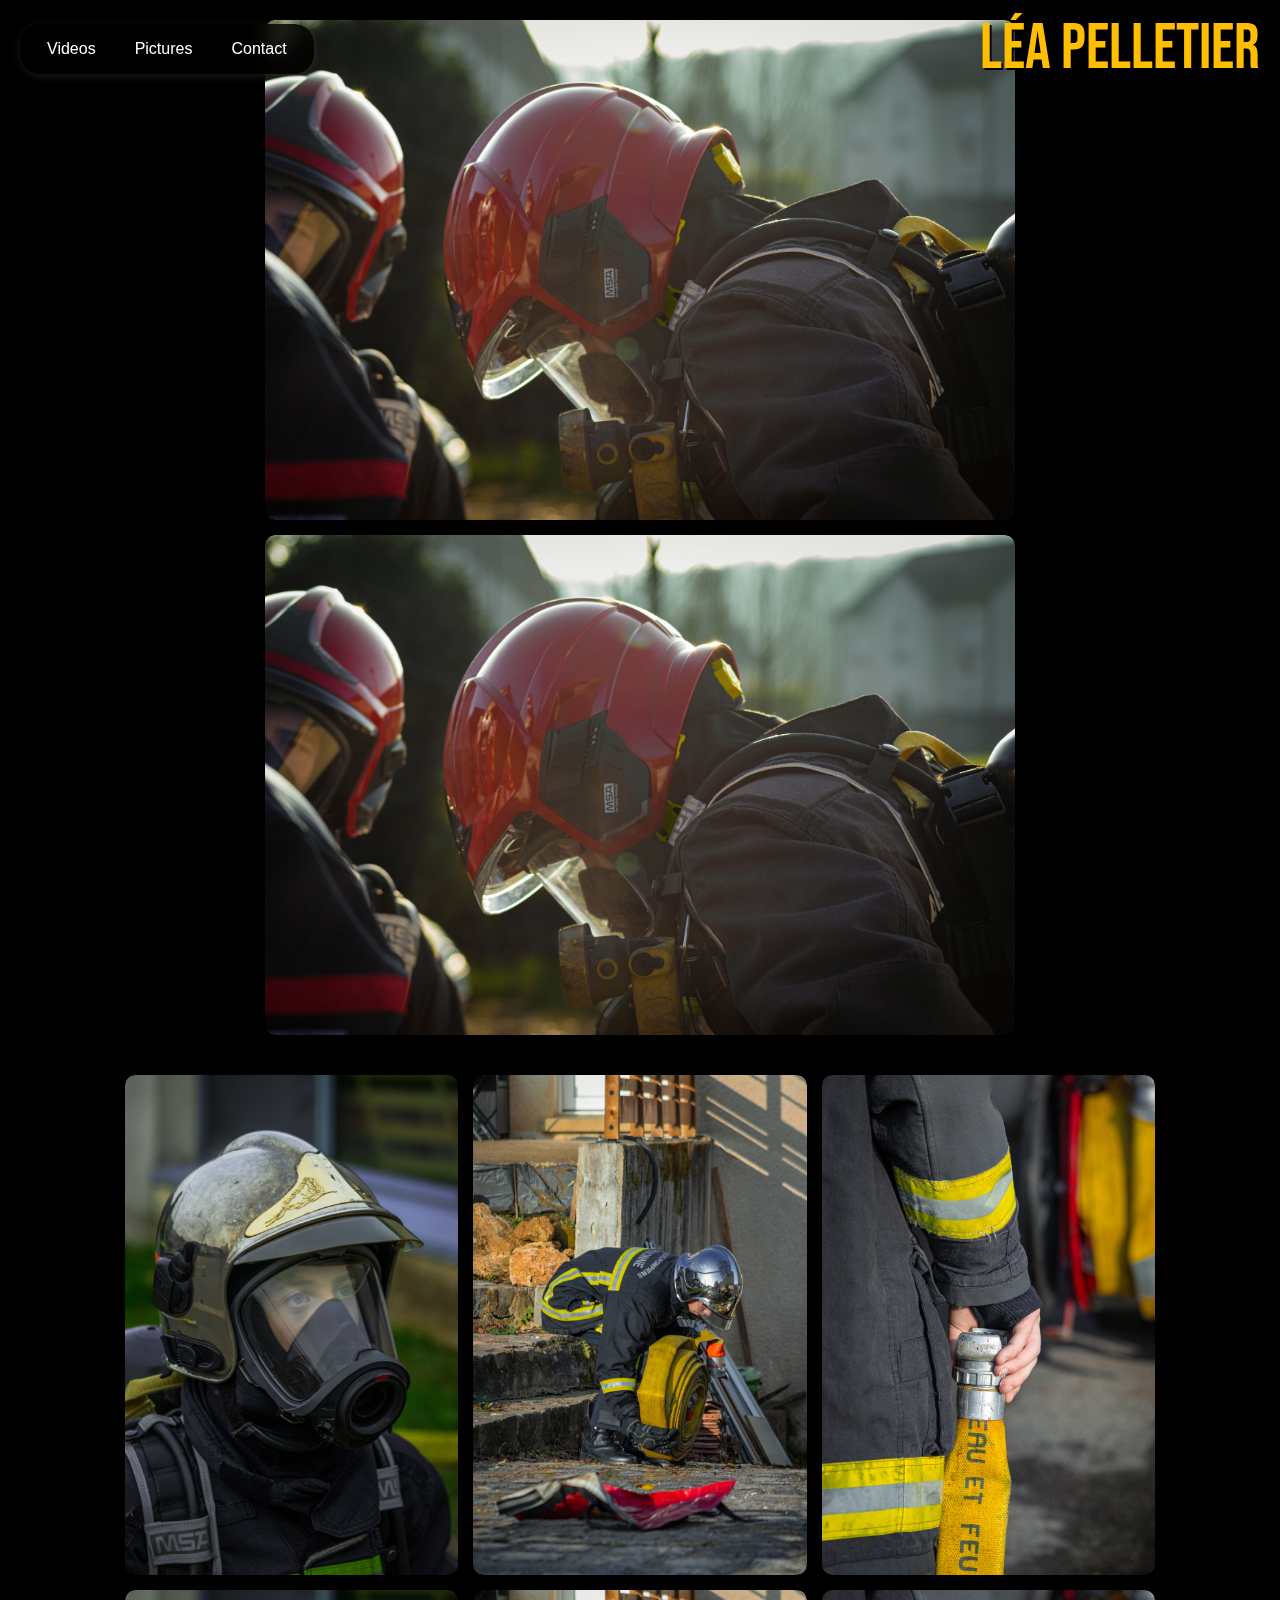
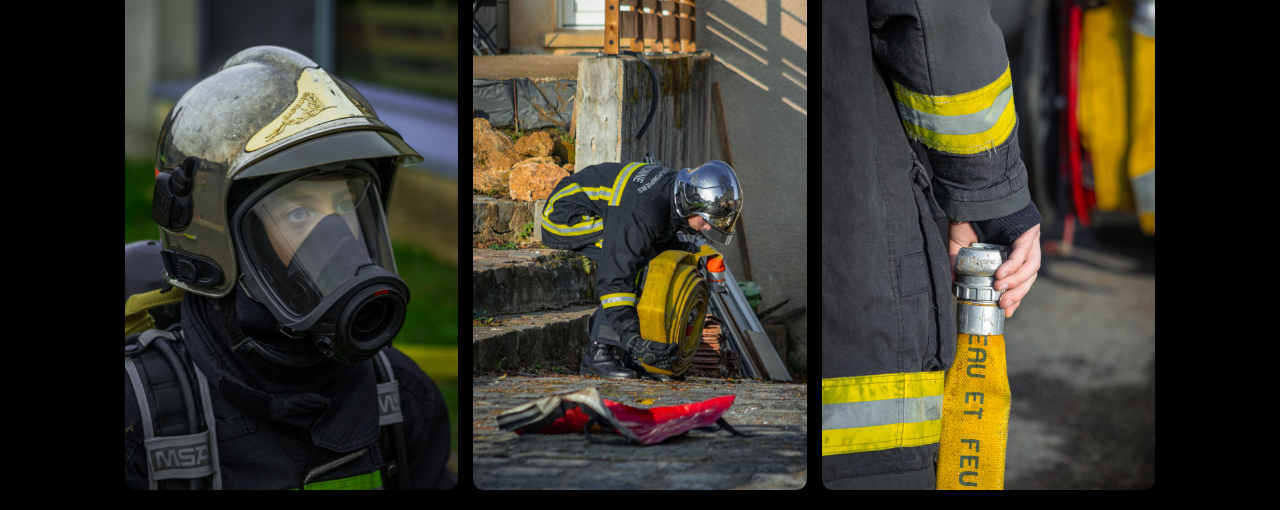
<file: pompier.html>
<!DOCTYPE html>
<html lang="fr">

<head>
    <meta charset="UTF-8">
    <meta name="viewport" content="width=device-width, initial-scale=1.0">
    <title>Portfolio - Videos</title>
    <link rel="stylesheet" href="styles/global.css">
    <link rel="stylesheet" href="styles/pics_details.css">
    <script defer src="scripts/nav.js"></script>
</head>

<body>
    <!-- Navbar -->
    <nav class="navbar">
        <div class="nav-left">
            <a href="index.html">Videos</a>
            <a href="secondary.html">Pictures</a>
            <a href="contact.html">Contact</a>
        </div>
        <div class="nav-right">
            <span class="floating-name"><a href="contact.html">Léa Pelletier</a></span>
        </div>
        <button class="hamburger">&#9776;</button>
    </nav>

    <!-- Mobile Menu -->
    <div class="mobile-menu">
        <a href="index.html">Videos</a>
        <a href="secondary.html">Pictures</a>
        <a href="contact.html">Contact</a>
    </div>

    <!-- Content -->
    <div class="content">
        <div class="photo-container">
            <div class="image-wrapper">
                <img src="assets/pompier1.jpg" alt="Photo 1">
            </div>
            <div class="image-wrapper">
                <img src="assets/pompier1.jpg" alt="Photo 1">
            </div>
        </div>
        <div class="photo-container">
            <div class="image-wrapper">
                <img src="assets/pompier2.jpg" alt="Photo 2">
            </div>
            <div class="image-wrapper">
                <img src="assets/pompier3.jpg" alt="Photo 3">
            </div>
            <div class="image-wrapper">
                <img src="assets/pompier4.jpg" alt="Photo 4">
            </div>
            <div class="image-wrapper">
                <img src="assets/pompier2.jpg" alt="Photo 2">
            </div>
            <div class="image-wrapper">
                <img src="assets/pompier3.jpg" alt="Photo 3">
            </div>
            <div class="image-wrapper">
                <img src="assets/pompier4.jpg" alt="Photo 4">
            </div>
        </div>
    </div>
</body>

</html>
</file>
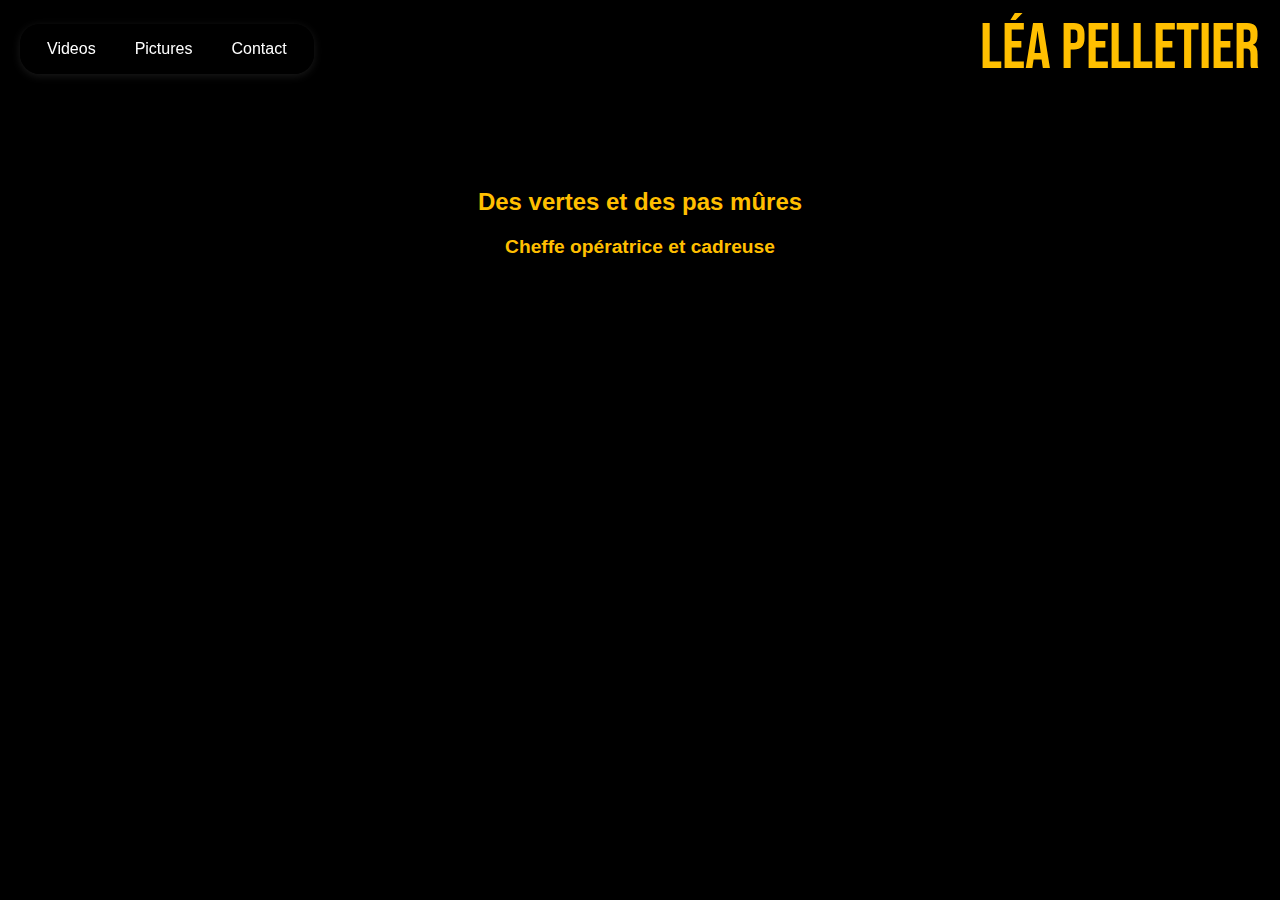
<file: projects/des-vertes-et-des-pas-mures.html>
<!DOCTYPE html>
<html lang="fr">

<head>
    <meta charset="UTF-8">
    <meta name="viewport" content="width=device-width, initial-scale=1.0">
    <title>Portfolio - Léa Pelletier</title>
    <link rel="stylesheet" href="../styles/global.css">
    <link rel="stylesheet" href="../styles/video_details.css">
    <script defer src="../scripts/nav.js"></script>
</head>

<body>
    <!-- Navbar -->
    <nav class="navbar">
        <div class="nav-left">
            <a href="../index.html">Videos</a>
            <a href="../secondary.html">Pictures</a>
            <a href="../contact.html">Contact</a>
        </div>
        <div class="nav-right">
            <span class="floating-name"><a href="contact.html">Léa Pelletier</a></span>
        </div>
        <button class="hamburger">&#9776;</button>
    </nav>

    <!-- Mobile Menu -->
    <div class="mobile-menu">
        <a href="../index.html">Videos</a>
        <a href="../secondary.html">Pictures</a>
        <a href="../contact.html">Contact</a>
    </div>

    <!-- Content -->
    <div class="content">
        <div class="title">
            <h1>Des vertes et des pas mûres</h1>
            <h3>Cheffe opératrice et cadreuse</h3>
        </div>
        <iframe width="400" height="225" src="https://www.youtube.com/embed/6o0q0Eoombo" title="DES VERTES ET DES PAS MURES (court-métrage)" frameborder="0" allow="accelerometer; autoplay; clipboard-write; encrypted-media; gyroscope; picture-in-picture; web-share" referrerpolicy="strict-origin-when-cross-origin" allowfullscreen></iframe>    </div>
</body>

</html>
</file>
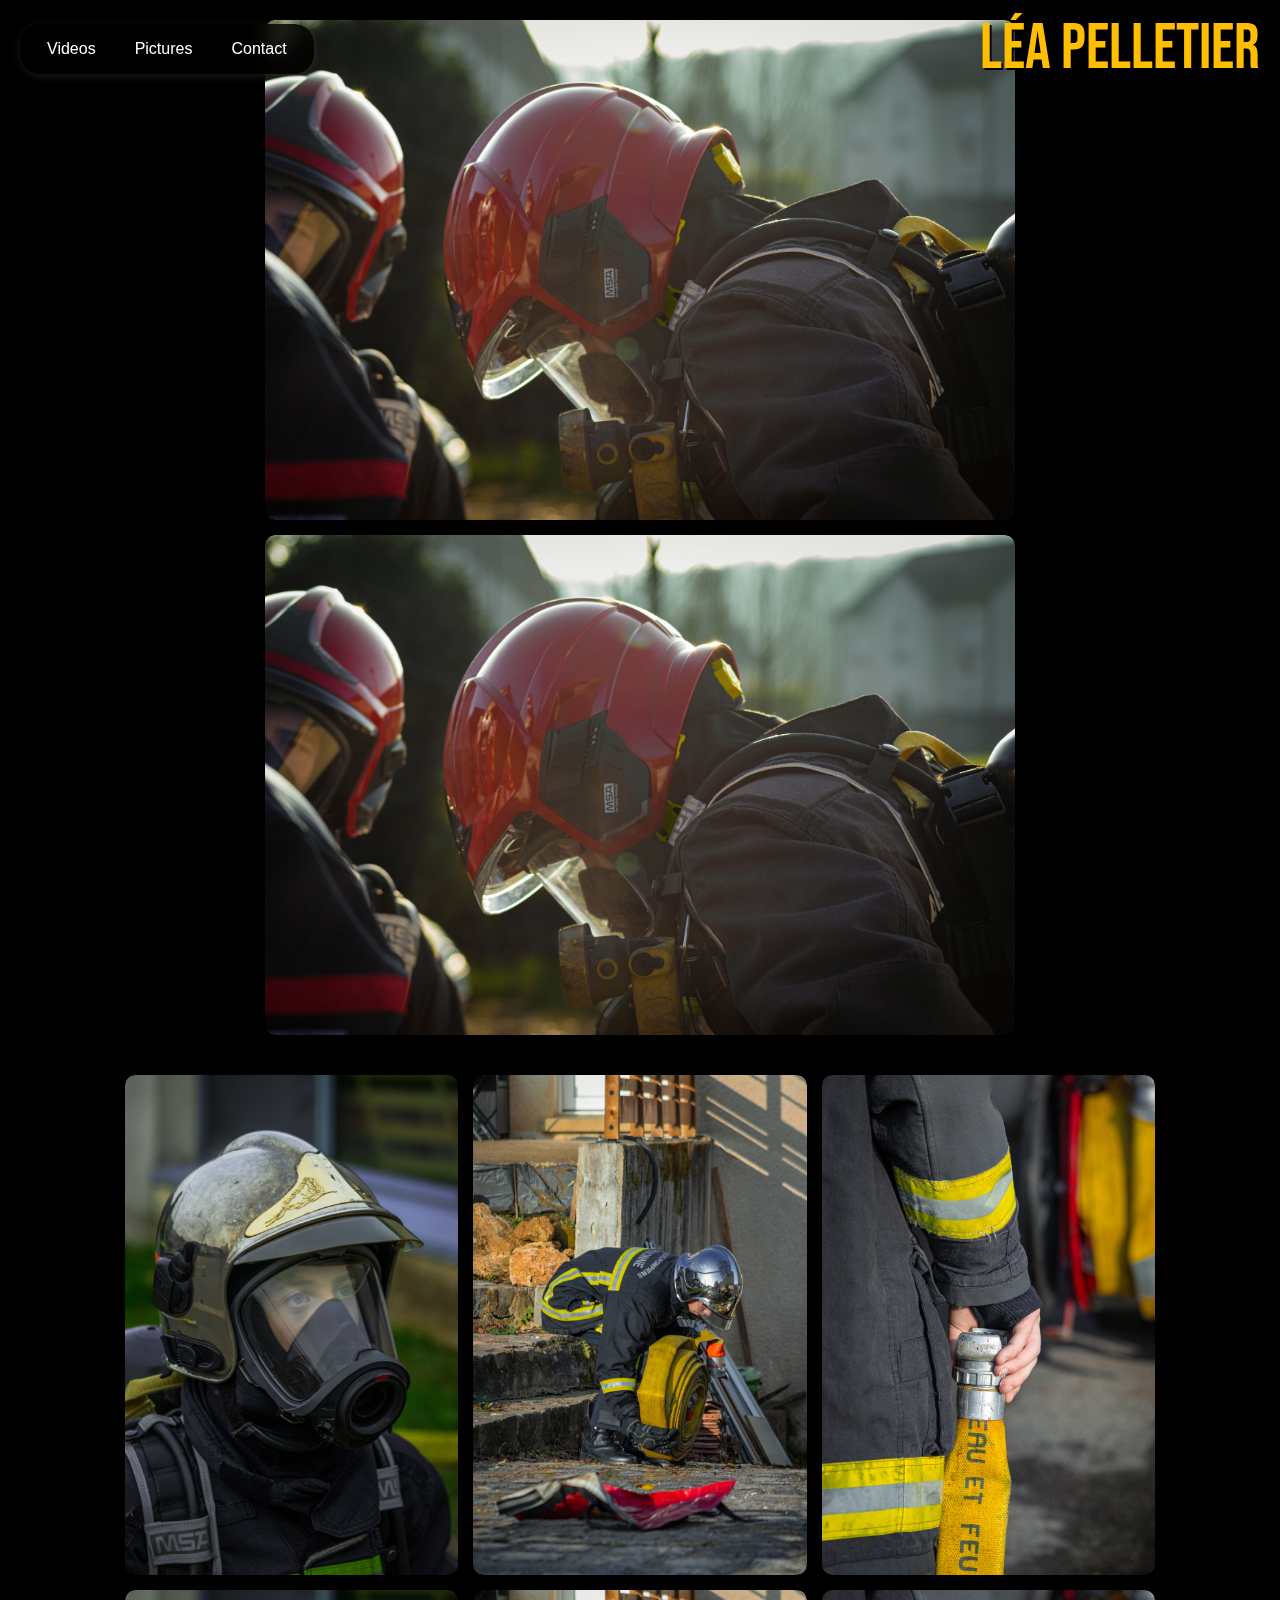
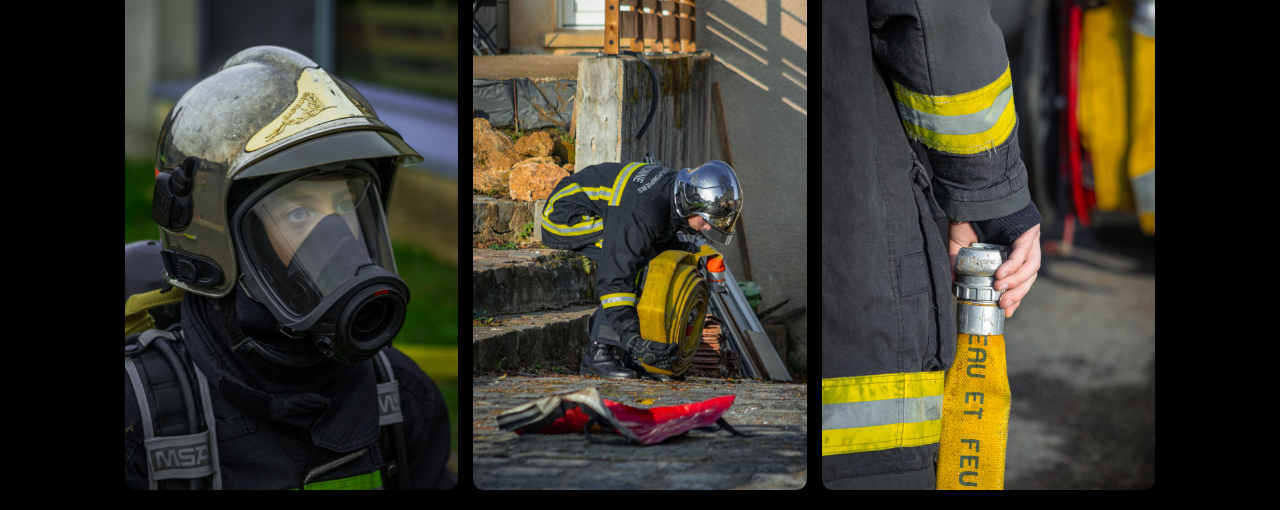
<file: projects/pompier.html>
<!DOCTYPE html>
<html lang="fr">

<head>
    <meta charset="UTF-8">
    <meta name="viewport" content="width=device-width, initial-scale=1.0">
    <title>Portfolio - Videos</title>
    <link rel="stylesheet" href="../styles/global.css">
    <link rel="stylesheet" href="../styles/pics_details.css">
    <script defer src="../scripts/nav.js"></script>
</head>

<body>
    <!-- Navbar -->
    <nav class="navbar">
        <div class="nav-left">
            <a href="../index.html">Videos</a>
            <a href="../secondary.html">Pictures</a>
            <a href="../contact.html">Contact</a>
        </div>
        <div class="nav-right">
            <span class="floating-name"><a href="../contact.html">Léa Pelletier</a></span>
        </div>
        <button class="hamburger">&#9776;</button>
    </nav>

    <!-- Mobile Menu -->
    <div class="mobile-menu">
        <a href="../index.html">Videos</a>
        <a href="../secondary.html">Pictures</a>
        <a href="../contact.html">Contact</a>
    </div>

    <!-- Content -->
    <div class="content">
        <div class="photo-container">
            <div class="image-wrapper">
                <img src="../assets/pompier1.jpg" alt="Photo 1">
            </div>
            <div class="image-wrapper">
                <img src="../assets/pompier1.jpg" alt="Photo 1">
            </div>
        </div>
        <div class="photo-container">
            <div class="image-wrapper">
                <img src="../assets/pompier2.jpg" alt="Photo 2">
            </div>
            <div class="image-wrapper">
                <img src="../assets/pompier3.jpg" alt="Photo 3">
            </div>
            <div class="image-wrapper">
                <img src="../assets/pompier4.jpg" alt="Photo 4">
            </div>
            <div class="image-wrapper">
                <img src="../assets/pompier2.jpg" alt="Photo 2">
            </div>
            <div class="image-wrapper">
                <img src="../assets/pompier3.jpg" alt="Photo 3">
            </div>
            <div class="image-wrapper">
                <img src="../assets/pompier4.jpg" alt="Photo 4">
            </div>
        </div>
    </div>
</body>

</html>
</file>
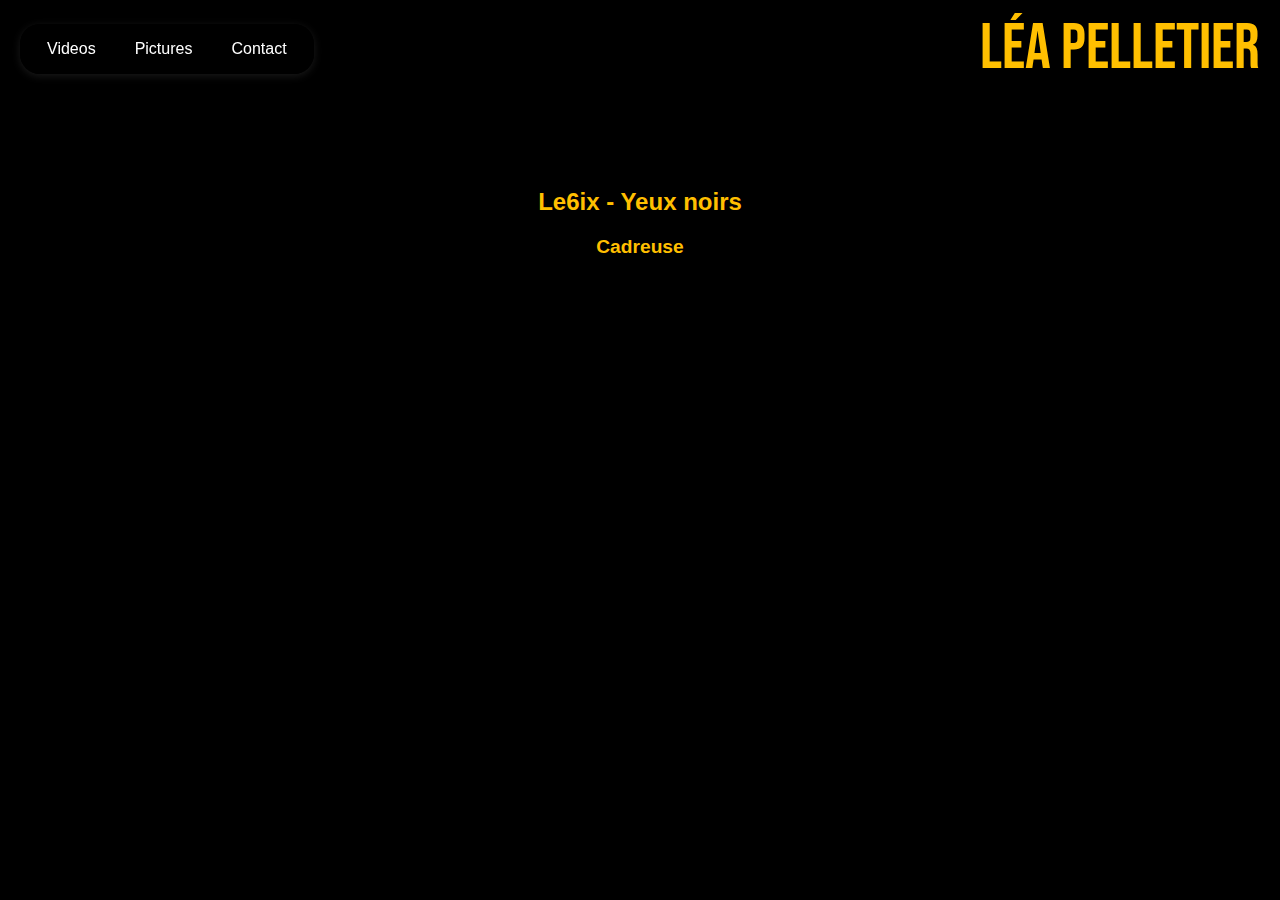
<file: projects/yeux-noirs.html>
<!DOCTYPE html>
<html lang="fr">

<head>
    <meta charset="UTF-8">
    <meta name="viewport" content="width=device-width, initial-scale=1.0">
    <title>Portfolio - Léa Pelletier</title>
    <link rel="stylesheet" href="../styles/global.css">
    <link rel="stylesheet" href="../styles/video_details.css">
    <script defer src="../scripts/nav.js"></script>
</head>

<body>
    <!-- Navbar -->
    <nav class="navbar">
        <div class="nav-left">
            <a href="../index.html">Videos</a>
            <a href="../secondary.html">Pictures</a>
            <a href="../contact.html">Contact</a>
        </div>
        <div class="nav-right">
            <span class="floating-name"><a href="contact.html">Léa Pelletier</a></span>
        </div>
        <button class="hamburger">&#9776;</button>
    </nav>

    <!-- Mobile Menu -->
    <div class="mobile-menu">
        <a href="../index.html">Videos</a>
        <a href="../secondary.html">Pictures</a>
        <a href="../contact.html">Contact</a>
    </div>

    <!-- Content -->
    <div class="content">
        <div class="title">
            <h1>Le6ix - Yeux noirs</h1>
            <h3>Cadreuse</h3>
        </div>
        <iframe width="400" height="217" src="https://www.youtube.com/embed/r-9ZTk3AHkQ" title="Le6ix - Yeux noirs"
            frameborder="0"
            allow="accelerometer; autoplay; clipboard-write; encrypted-media; gyroscope; picture-in-picture; web-share"
            referrerpolicy="strict-origin-when-cross-origin" allowfullscreen></iframe>
</body>

</html>
</file>
<file: styles/global.css>
/* General styles */
body {
    background-color: black;
    color: white;
    margin: 0;
    font-family: 'Poppins', sans-serif;
    opacity: 0;
    transition: opacity 0.4s ease-in-out;
}

body.fade-in {
    opacity: 1;
}

a { 
    text-decoration: none;
    color: #ffbf00;
}

/* Navbar */
.navbar {
    position: fixed;
    top: 10px; /* Move closer to the top */
    left: 20px;
    right: 20px;
    display: flex;
    justify-content: space-between;
    align-items: center;
    z-index: 1000;
}

/* Left Nav (Grouped Background) */
.nav-left {
    display: flex;
    gap: 15px;
    padding: 8px 15px; /* Reduce height */
    background: rgba(0, 0, 0, 0.8); /* One background for all buttons */
    backdrop-filter: blur(10px);
    border-radius: 20px; /* Reduce roundness */
    box-shadow: 0 2px 8px rgba(255, 255, 255, 0.1);
}

/* Links */
.nav-left a {
    color: white;
    text-decoration: none;
    font-size: 1rem;
    transition: color 0.3s ease;
    padding: 8px 12px; /* Reduce padding inside buttons */
}

.nav-left a:hover {
    color: #fee0a7;
}

#current {
    color: #ffbf00;
    font-weight: bold;
}

@font-face {
    font-family: 'bebasneue-reg';
    src: url("../assets/fonts/BebasNeue-Regular.ttf");
}

.floating-name {
    font-size: 4rem;
    font-family: 'bebasneue-reg';
    color: #ffbf00;
    text-shadow: 2px 2px black;
}

.nav-right :hover {
    color: white;
}

.hamburger {
    display: none;
    background: none;
    border: none;
    font-size: 2rem;
    color: white;
    cursor: pointer;
}

.mobile-menu {
    display: none;
    position: fixed;
    top: 0;
    left: 0;
    width: 100vw;
    height: 100vh;
    background: black;
    justify-content: center;
    align-items: center;
    flex-direction: column;
    gap: 20px;
    z-index: 999;
}

.mobile-menu a {
    color: white;
    text-decoration: none;
    font-size: 2rem;
    font-weight: bold;
    transition: color 0.3s ease;
}

.mobile-menu a:hover {
    color: #ffbf00;
}

.mobile-menu.active {
    display: flex;
}

/* Responsive Design */
@media (max-width: 768px) {
    .nav-left {
        display: none;
    }

    .hamburger {
        display: block;
    }

    .floating-name {
        font-size: 2.2rem;
    }

    .mobile-menu.active {
        display: flex;
    }

    .nav-right {
        margin-top: 2px;
    }
}

.close-menu {
    font-size: 2.5rem;
    color: white;
    cursor: pointer;
    background: none;
    border: none;
}
</file>
<file: styles/pics_details.css>
/* Container de la galerie */
.photo-container {
    display: flex;
    flex-wrap: wrap;
    justify-content: center;
    gap: 15px;
    padding: 20px;
}

/* Wrapper pour chaque image */
.photo-container .image-wrapper {
    position: relative;
    overflow: hidden;
    border-radius: 10px;
    box-shadow: 0 4px 8px rgba(0, 0, 0, 0.1);
    transition: box-shadow 0.3s ease;
    max-width: 100%;
    display: flex;
    justify-content: center;
    align-items: center;
}

/* Portrait images (alignées par deux) */
.photo-container .image-wrapper.portrait {
    width: calc(50% - 10px);
    max-height: 500px;
    display: flex;
    justify-content: center;
}

/* Paysage images (pleine largeur) */
.photo-container .image-wrapper.landscape {
    width: 100%;
    max-height: 500px;
    display: flex;
    justify-content: center;
}

/* Image styling */
.photo-container .image-wrapper img {
    width: 100%;
    height: auto;
    max-height: 500px;
    object-fit: contain;
    border-radius: 10px;
}

/* Responsive: Toujours une image par ligne sur mobile */
@media (max-width: 768px) {
    .photo-container .image-wrapper.portrait,
    .photo-container .image-wrapper.landscape {
        width: 100%;
    }
}
</file>
<file: styles/video_details.css>
body {
    display: flex;
    flex-direction: column;
    align-items: center;
    justify-content: center;
    height: 100vh;
    margin: 0;
    font-family: Arial, sans-serif;
    text-align: center;
    padding: 20px;
    box-sizing: border-box;
}

.content {
    display: flex;
    flex-direction: column;
    align-items: center;
    justify-content: center;
    width: 100%;
    max-width: 800px;
    padding: 20px;
}

h1 {
    margin-bottom: 10px;
    font-size: 1.5rem;
    color: #ffbf00;
}

h3 {
    margin-bottom: 20px;
    font-size: 1.2rem;
    color: #ffbf00;
}

iframe {
    width: 100%;
    height: auto;
    max-width: 800px;
    aspect-ratio: 16 / 9;
    border: none;
}

/* Responsive Design */
@media (max-width: 768px) {
    h1 {
        font-size: 1.3rem;
    }
    h3 {
        font-size: 1rem;
    }
    .content {
        padding: 10px;
    }
}
</file>
